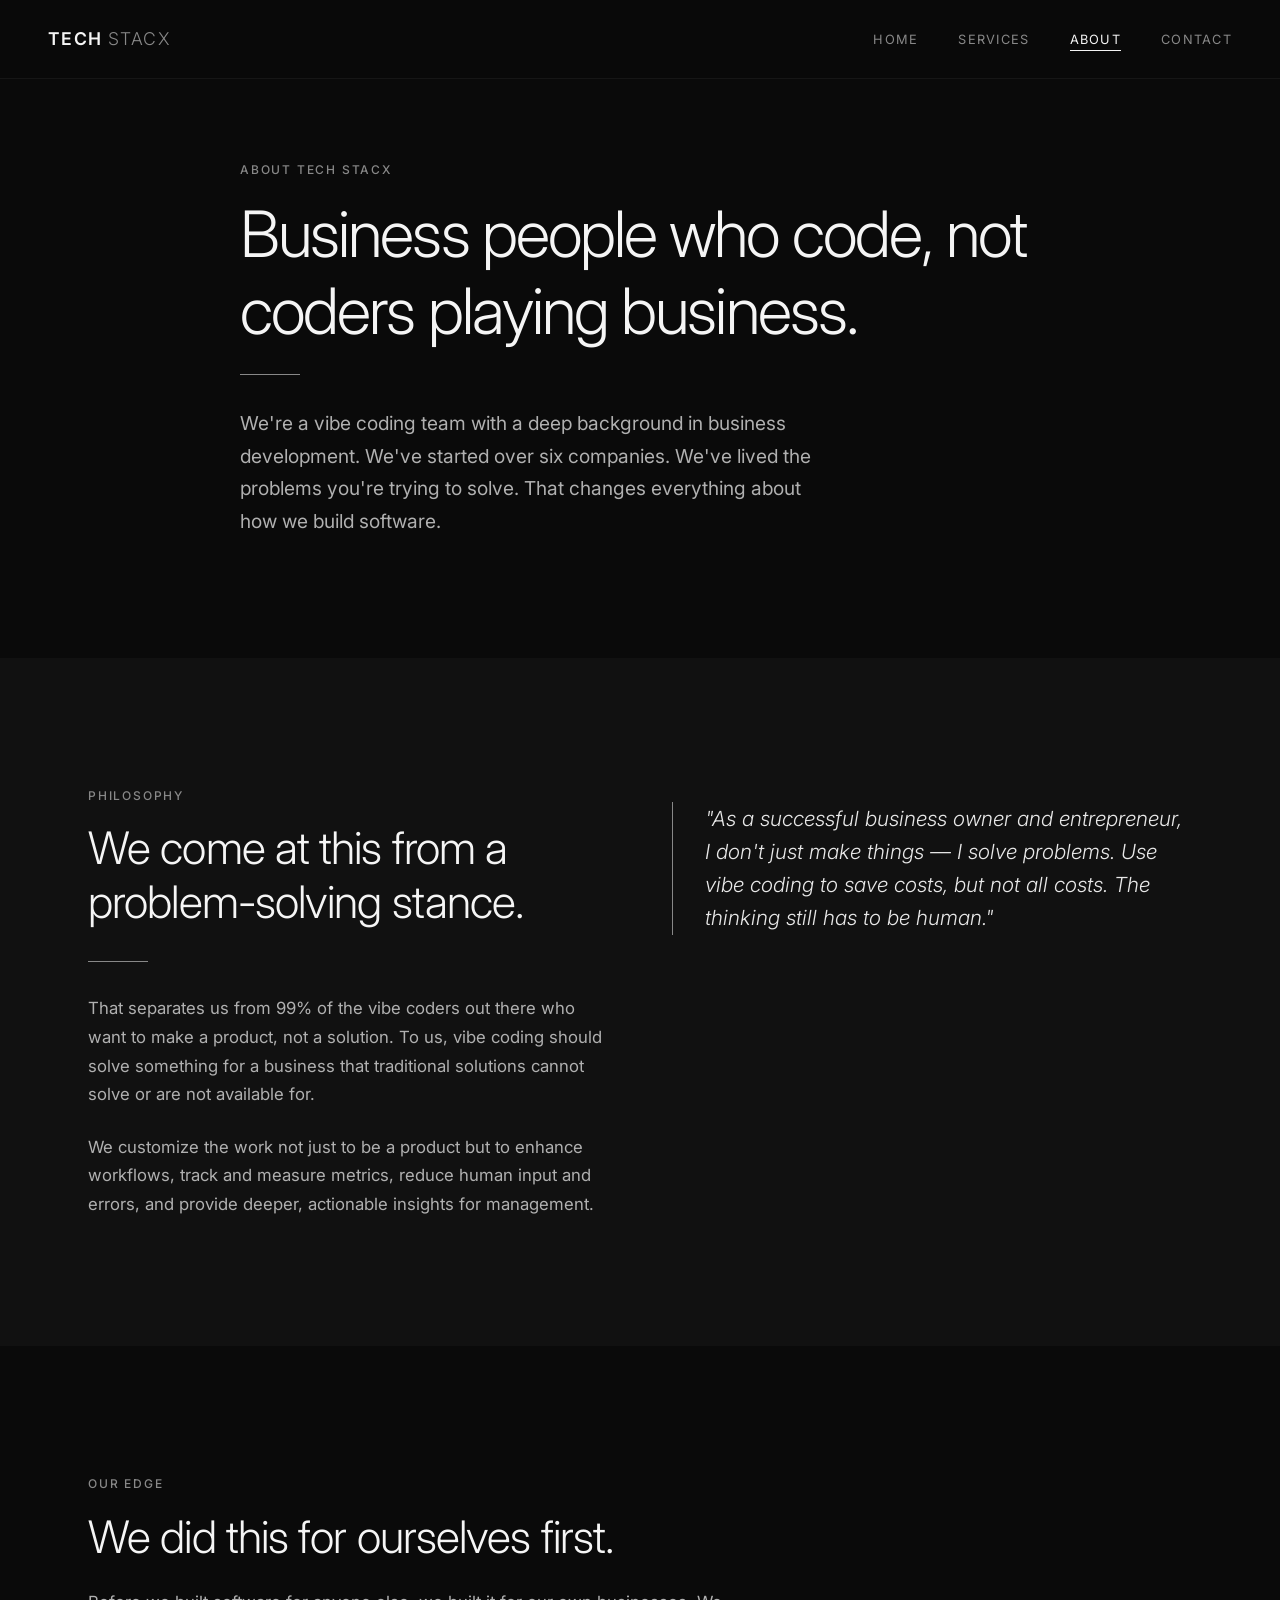
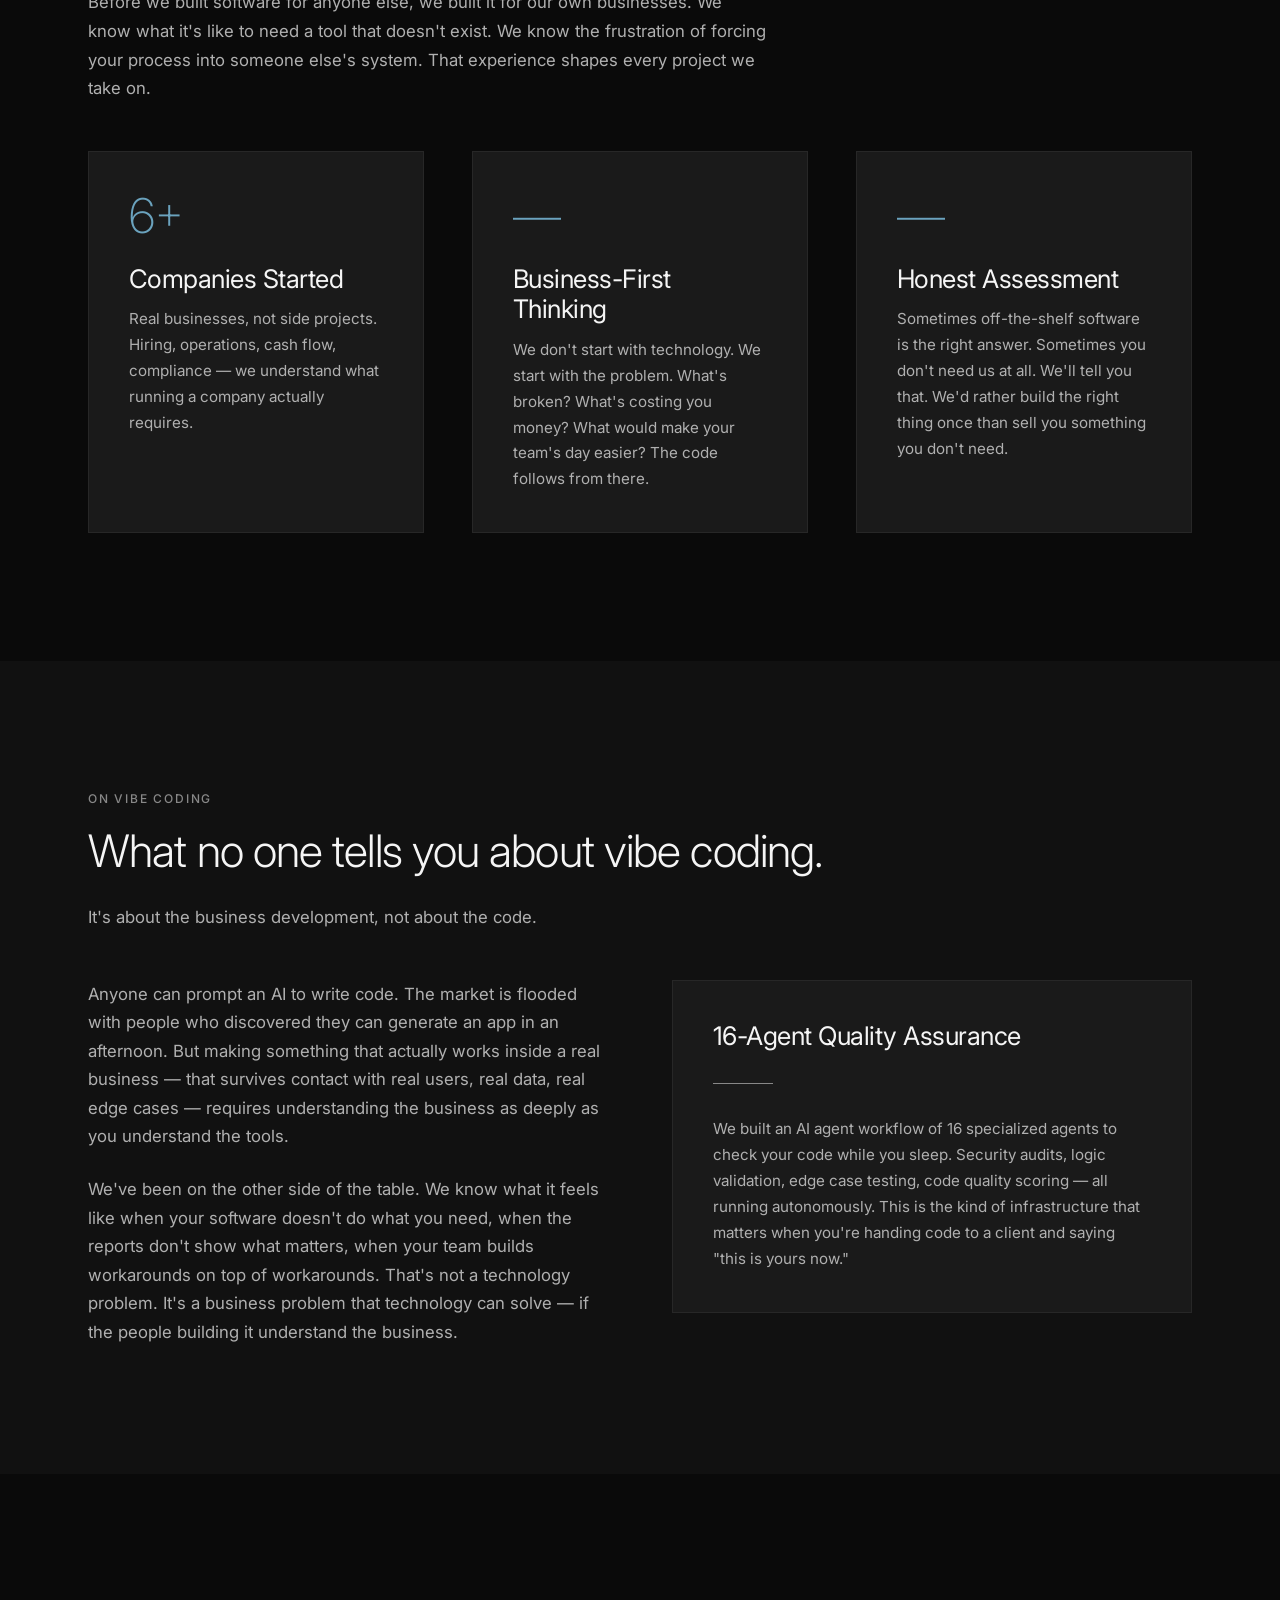
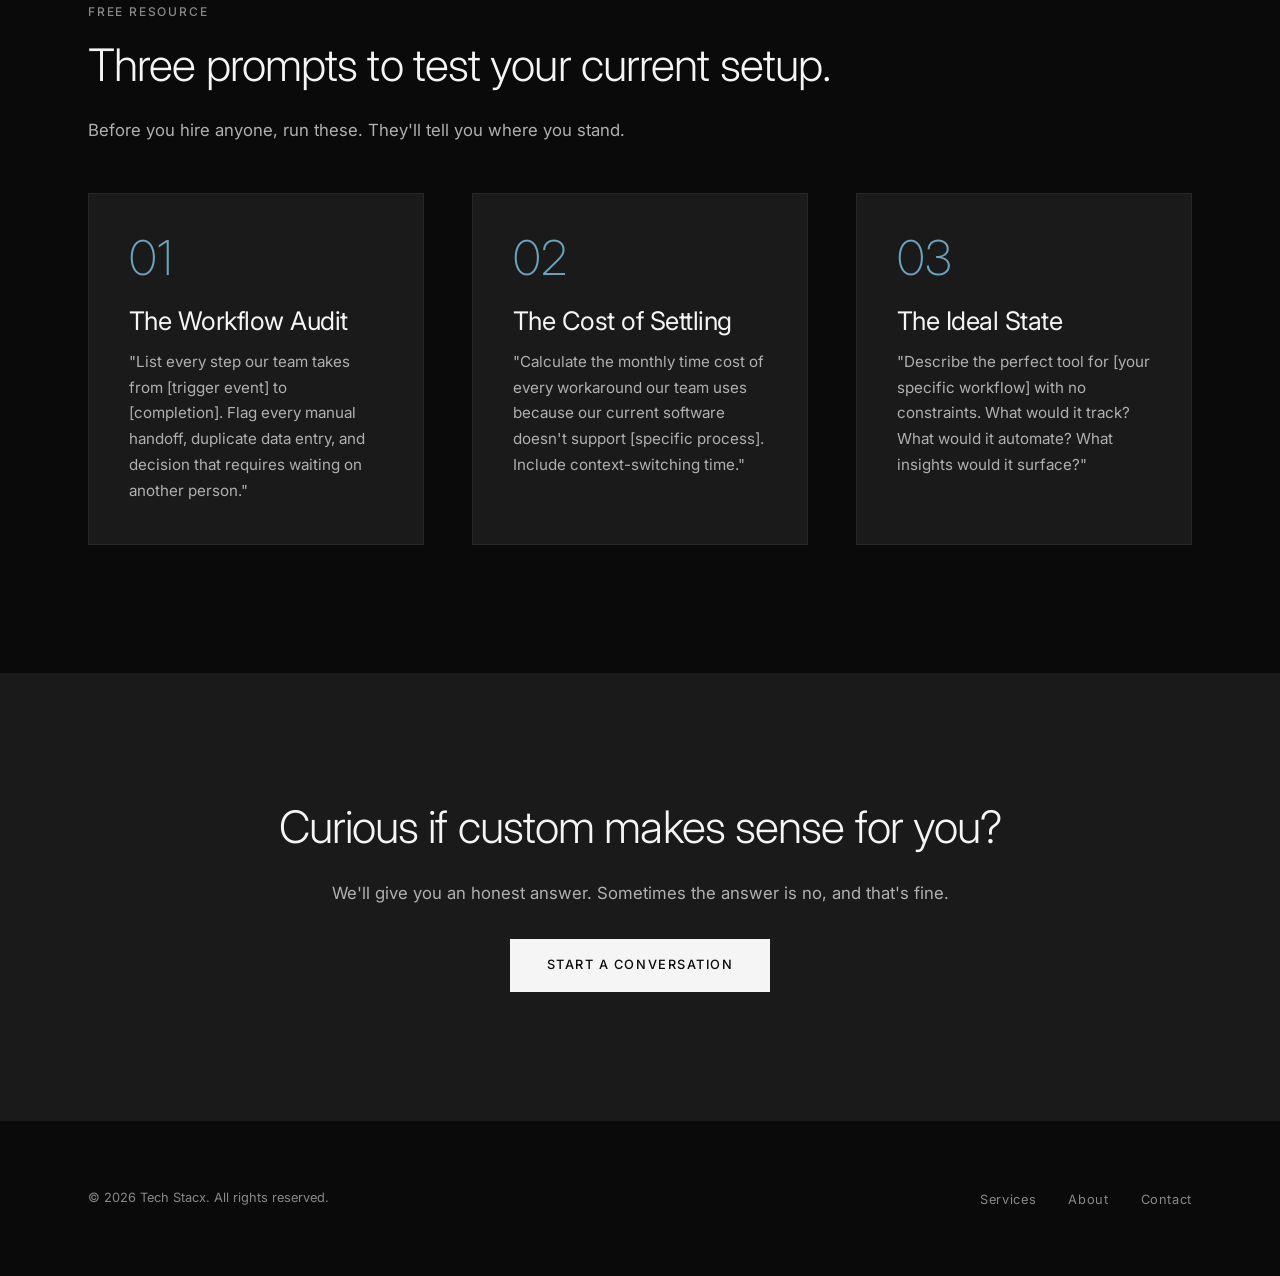
<file: about.html>
<!DOCTYPE html>
<html lang="en">
<head>
  <meta charset="UTF-8">
  <meta name="viewport" content="width=device-width, initial-scale=1.0">
  <title>About — Tech Stacx</title>
  <meta name="description" content="Tech Stacx is a vibe coding consultancy with deep roots in business development. We solve problems, not just write code.">
  <link rel="preconnect" href="https://fonts.googleapis.com">
  <link rel="preconnect" href="https://fonts.gstatic.com" crossorigin>
  <link href="https://fonts.googleapis.com/css2?family=Inter:wght@200;300;400;500;600;700&display=swap" rel="stylesheet">
  <link rel="icon" type="image/svg+xml" href="favicon.svg">
  <link rel="stylesheet" href="styles.css">
</head>
<body>

  <!-- Navigation -->
  <nav>
    <a href="index.html" class="nav-logo">Tech <span>Stacx</span></a>
    <button class="nav-toggle" aria-label="Toggle navigation" onclick="document.querySelector('.nav-links').classList.toggle('open')">
      <span></span><span></span><span></span>
    </button>
    <ul class="nav-links">
      <li><a href="index.html">Home</a></li>
      <li><a href="services.html">Services</a></li>
      <li><a href="about.html" class="active">About</a></li>
      <li><a href="contact.html">Contact</a></li>
    </ul>
  </nav>

  <!-- Hero -->
  <section class="hero" style="min-height: auto; padding-top: 10rem; padding-bottom: 5rem;">
    <div class="container">
      <div class="hero-content">
        <span class="label">About Tech Stacx</span>
        <h1>Business people who code, not coders playing business.</h1>
        <div class="hero-line"></div>
        <p>We're a vibe coding team with a deep background in business development. We've started over six companies. We've lived the problems you're trying to solve. That changes everything about how we build software.</p>
      </div>
    </div>
  </section>

  <!-- Philosophy -->
  <section class="section-dark">
    <div class="container">
      <div class="grid-2">
        <div class="fade-in">
          <span class="label">Philosophy</span>
          <h2>We come at this from a problem-solving stance.</h2>
          <div class="divider-short"></div>
          <p>That separates us from 99% of the vibe coders out there who want to make a product, not a solution. To us, vibe coding should solve something for a business that traditional solutions cannot solve or are not available for.</p>
          <p style="margin-top: 1.5rem;">We customize the work not just to be a product but to enhance workflows, track and measure metrics, reduce human input and errors, and provide deeper, actionable insights for management.</p>
        </div>
        <div class="fade-in">
          <div class="callout" style="margin-top: 1rem;">
            <p>"As a successful business owner and entrepreneur, I don't just make things — I solve problems. Use vibe coding to save costs, but not all costs. The thinking still has to be human."</p>
          </div>
        </div>
      </div>
    </div>
  </section>

  <!-- What Makes Us Different -->
  <section>
    <div class="container">
      <span class="label">Our Edge</span>
      <h2>We did this for ourselves first.</h2>
      <p style="margin-bottom: 3rem;">Before we built software for anyone else, we built it for our own businesses. We know what it's like to need a tool that doesn't exist. We know the frustration of forcing your process into someone else's system. That experience shapes every project we take on.</p>
      <div class="grid-3" style="margin-top: 2rem;">
        <div class="card fade-in">
          <div class="card-number">6+</div>
          <h3>Companies Started</h3>
          <p>Real businesses, not side projects. Hiring, operations, cash flow, compliance — we understand what running a company actually requires.</p>
        </div>
        <div class="card fade-in">
          <div class="card-number">&mdash;</div>
          <h3>Business-First Thinking</h3>
          <p>We don't start with technology. We start with the problem. What's broken? What's costing you money? What would make your team's day easier? The code follows from there.</p>
        </div>
        <div class="card fade-in">
          <div class="card-number">&mdash;</div>
          <h3>Honest Assessment</h3>
          <p>Sometimes off-the-shelf software is the right answer. Sometimes you don't need us at all. We'll tell you that. We'd rather build the right thing once than sell you something you don't need.</p>
        </div>
      </div>
    </div>
  </section>

  <!-- The Vibe Coding Difference -->
  <section class="section-dark">
    <div class="container">
      <span class="label">On Vibe Coding</span>
      <h2>What no one tells you about vibe coding.</h2>
      <p style="margin-bottom: 3rem;">It's about the business development, not about the code.</p>
      <div class="grid-2">
        <div class="fade-in">
          <p>Anyone can prompt an AI to write code. The market is flooded with people who discovered they can generate an app in an afternoon. But making something that actually works inside a real business — that survives contact with real users, real data, real edge cases — requires understanding the business as deeply as you understand the tools.</p>
          <p style="margin-top: 1.5rem;">We've been on the other side of the table. We know what it feels like when your software doesn't do what you need, when the reports don't show what matters, when your team builds workarounds on top of workarounds. That's not a technology problem. It's a business problem that technology can solve — if the people building it understand the business.</p>
        </div>
        <div class="fade-in">
          <div class="card">
            <h3>16-Agent Quality Assurance</h3>
            <div class="divider-short"></div>
            <p>We built an AI agent workflow of 16 specialized agents to check your code while you sleep. Security audits, logic validation, edge case testing, code quality scoring — all running autonomously. This is the kind of infrastructure that matters when you're handing code to a client and saying "this is yours now."</p>
          </div>
        </div>
      </div>
    </div>
  </section>

  <!-- Three Prompts -->
  <section>
    <div class="container">
      <span class="label">Free Resource</span>
      <h2>Three prompts to test your current setup.</h2>
      <p style="margin-bottom: 3rem;">Before you hire anyone, run these. They'll tell you where you stand.</p>
      <div class="grid-3">
        <div class="card fade-in">
          <div class="card-number">01</div>
          <h3>The Workflow Audit</h3>
          <p>"List every step our team takes from [trigger event] to [completion]. Flag every manual handoff, duplicate data entry, and decision that requires waiting on another person."</p>
        </div>
        <div class="card fade-in">
          <div class="card-number">02</div>
          <h3>The Cost of Settling</h3>
          <p>"Calculate the monthly time cost of every workaround our team uses because our current software doesn't support [specific process]. Include context-switching time."</p>
        </div>
        <div class="card fade-in">
          <div class="card-number">03</div>
          <h3>The Ideal State</h3>
          <p>"Describe the perfect tool for [your specific workflow] with no constraints. What would it track? What would it automate? What insights would it surface?"</p>
        </div>
      </div>
    </div>
  </section>

  <!-- CTA -->
  <section class="section-mid">
    <div class="container" style="text-align: center;">
      <h2>Curious if custom makes sense for you?</h2>
      <p style="margin: 1rem auto 2rem;">We'll give you an honest answer. Sometimes the answer is no, and that's fine.</p>
      <a href="contact.html" class="btn btn-filled">Start a Conversation</a>
    </div>
  </section>

  <!-- Footer -->
  <footer>
    <div class="container">
      <div class="footer-content">
        <p>&copy; 2026 Tech Stacx. All rights reserved.</p>
        <ul class="footer-links">
          <li><a href="services.html">Services</a></li>
          <li><a href="about.html">About</a></li>
          <li><a href="contact.html">Contact</a></li>
        </ul>
      </div>
    </div>
  </footer>

  <script>
    const observer = new IntersectionObserver((entries) => {
      entries.forEach(entry => {
        if (entry.isIntersecting) entry.target.classList.add('visible');
      });
    }, { threshold: 0.1 });
    document.querySelectorAll('.fade-in').forEach(el => observer.observe(el));
  </script>

</body>
</html>
</file>
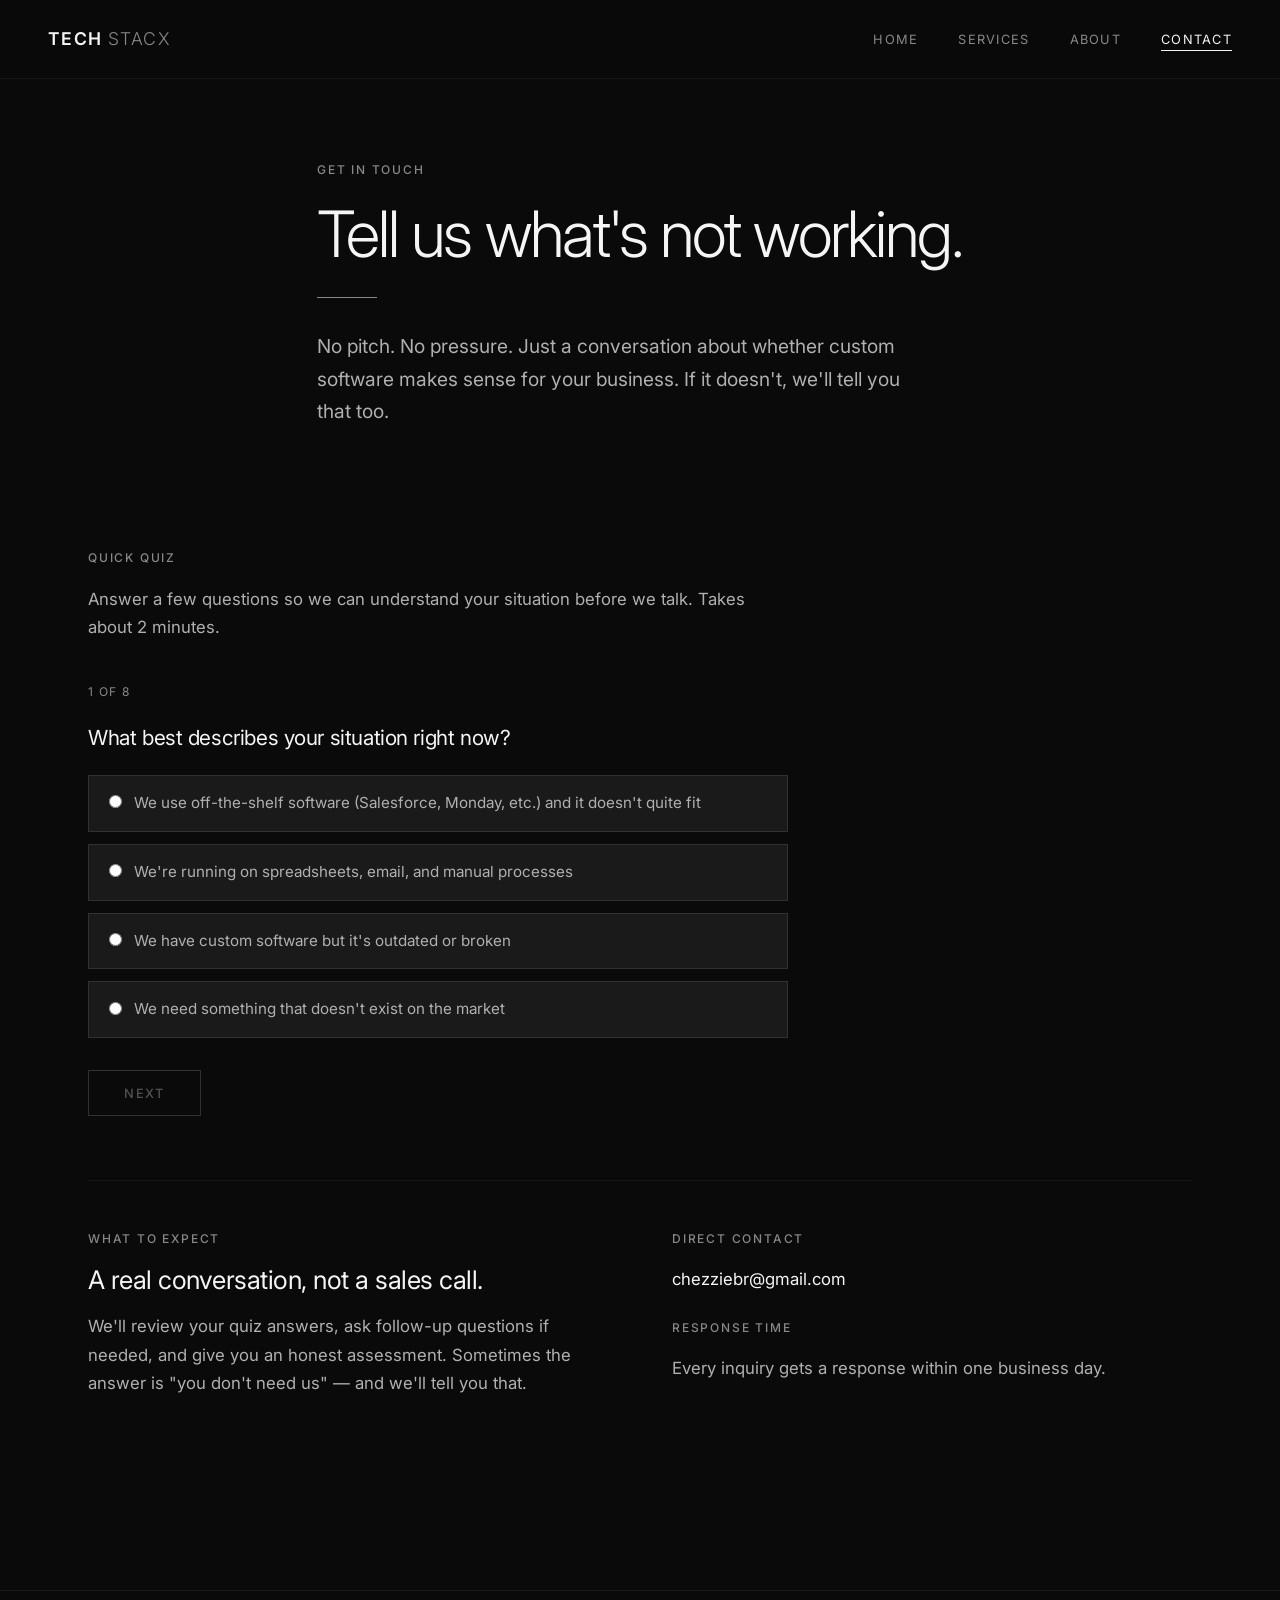
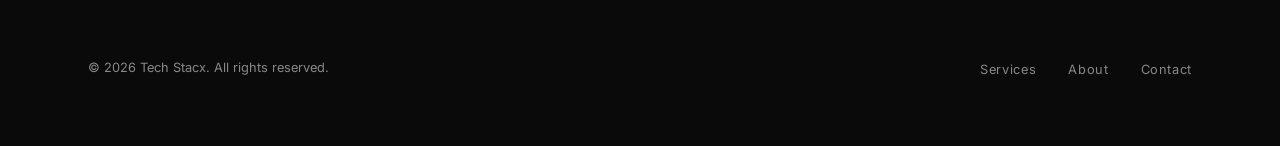
<file: contact.html>
<!DOCTYPE html>
<html lang="en">
<head>
  <meta charset="UTF-8">
  <meta name="viewport" content="width=device-width, initial-scale=1.0">
  <title>Contact — Tech Stacx</title>
  <meta name="description" content="Tell us what's not working. We'll tell you what's possible. Start a conversation with Tech Stacx.">
  <link rel="preconnect" href="https://fonts.googleapis.com">
  <link rel="preconnect" href="https://fonts.gstatic.com" crossorigin>
  <link href="https://fonts.googleapis.com/css2?family=Inter:wght@200;300;400;500;600;700&display=swap" rel="stylesheet">
  <link rel="icon" type="image/svg+xml" href="favicon.svg">
  <link rel="stylesheet" href="styles.css">
</head>
<body>

  <!-- Navigation -->
  <nav>
    <a href="index.html" class="nav-logo">Tech <span>Stacx</span></a>
    <button class="nav-toggle" aria-label="Toggle navigation" onclick="document.querySelector('.nav-links').classList.toggle('open')">
      <span></span><span></span><span></span>
    </button>
    <ul class="nav-links">
      <li><a href="index.html">Home</a></li>
      <li><a href="services.html">Services</a></li>
      <li><a href="about.html">About</a></li>
      <li><a href="contact.html" class="active">Contact</a></li>
    </ul>
  </nav>

  <!-- Hero -->
  <section class="hero" style="min-height: auto; padding-top: 10rem; padding-bottom: 3rem;">
    <div class="container">
      <div class="hero-content">
        <span class="label">Get in Touch</span>
        <h1>Tell us what's not working.</h1>
        <div class="hero-line"></div>
        <p>No pitch. No pressure. Just a conversation about whether custom software makes sense for your business. If it doesn't, we'll tell you that too.</p>
      </div>
    </div>
  </section>

  <!-- Quick Quiz -->
  <section style="padding-top: 2rem;">
    <div class="container">
      <div style="max-width: 700px;">
        <span class="label">Quick Quiz</span>
        <p style="margin-bottom: 2.5rem;">Answer a few questions so we can understand your situation before we talk. Takes about 2 minutes.</p>

        <!-- Quiz Container -->
        <div id="quiz">
          <!-- Step 1 -->
          <div class="quiz-step active" data-step="1">
            <div class="quiz-progress"><span id="progress-text">1 of 8</span></div>
            <h3>What best describes your situation right now?</h3>
            <div class="quiz-options">
              <label class="quiz-option"><input type="radio" name="q1" value="We use off-the-shelf software and it doesn't fit"> We use off-the-shelf software (Salesforce, Monday, etc.) and it doesn't quite fit</label>
              <label class="quiz-option"><input type="radio" name="q1" value="We use spreadsheets and manual processes"> We're running on spreadsheets, email, and manual processes</label>
              <label class="quiz-option"><input type="radio" name="q1" value="We have custom software that needs replacing"> We have custom software but it's outdated or broken</label>
              <label class="quiz-option"><input type="radio" name="q1" value="We need something that doesn't exist yet"> We need something that doesn't exist on the market</label>
            </div>
            <button class="btn" onclick="nextStep(1)" disabled id="next-1">Next</button>
          </div>

          <!-- Step 2 -->
          <div class="quiz-step" data-step="2">
            <div class="quiz-progress"><span>2 of 8</span></div>
            <h3>How would you describe the complexity of what you need?</h3>
            <div class="quiz-options">
              <label class="quiz-option"><input type="radio" name="q2" value="Simple - an existing app with a few tweaks"> Simple — an existing app with a few tweaks for our business</label>
              <label class="quiz-option"><input type="radio" name="q2" value="Moderate - unique workflows but straightforward"> Moderate — we have unique workflows but they're straightforward</label>
              <label class="quiz-option"><input type="radio" name="q2" value="Complex - highly specialized to our industry"> Complex — highly specialized to our industry or niche</label>
              <label class="quiz-option"><input type="radio" name="q2" value="Not sure - I know the problem but not the solution"> Not sure — I know the problem but not what the solution looks like</label>
            </div>
            <div style="display: flex; gap: 1rem;">
              <button class="btn" onclick="prevStep(2)" style="border-color: var(--mid);">Back</button>
              <button class="btn" onclick="nextStep(2)" disabled id="next-2">Next</button>
            </div>
          </div>

          <!-- Step 3 -->
          <div class="quiz-step" data-step="3">
            <div class="quiz-progress"><span>3 of 8</span></div>
            <h3>What's your budget situation?</h3>
            <div class="quiz-options">
              <label class="quiz-option"><input type="radio" name="q3" value="Ready to invest - have budget for a custom build"> Ready to invest — we have budget set aside for a custom build</label>
              <label class="quiz-option"><input type="radio" name="q3" value="Prefer monthly - pay as we go"> Prefer to pay monthly — we need the tool but can't front large dev costs right now</label>
              <label class="quiz-option"><input type="radio" name="q3" value="Exploring - need to understand costs first"> Still exploring — I need to understand what this would cost first</label>
            </div>
            <div style="display: flex; gap: 1rem;">
              <button class="btn" onclick="prevStep(3)" style="border-color: var(--mid);">Back</button>
              <button class="btn" onclick="nextStep(3)" disabled id="next-3">Next</button>
            </div>
          </div>

          <!-- Step 4 -->
          <div class="quiz-step" data-step="4">
            <div class="quiz-progress"><span>4 of 8</span></div>
            <h3>How tech-savvy is your team?</h3>
            <div class="quiz-options">
              <label class="quiz-option"><input type="radio" name="q4" value="Very comfortable - we use multiple software tools daily"> Very comfortable — we use multiple software tools daily and adapt quickly</label>
              <label class="quiz-option"><input type="radio" name="q4" value="Average - we manage but new tools take adjustment"> Average — we get by, but new tools take some adjustment time</label>
              <label class="quiz-option"><input type="radio" name="q4" value="Low - we need things to be really simple"> Low — whatever we use needs to be really simple and intuitive</label>
            </div>
            <div style="display: flex; gap: 1rem;">
              <button class="btn" onclick="prevStep(4)" style="border-color: var(--mid);">Back</button>
              <button class="btn" onclick="nextStep(4)" disabled id="next-4">Next</button>
            </div>
          </div>

          <!-- Step 5 -->
          <div class="quiz-step" data-step="5">
            <div class="quiz-progress"><span>5 of 8</span></div>
            <h3>How many people would use this software day-to-day?</h3>
            <div class="quiz-options">
              <label class="quiz-option"><input type="radio" name="q5" value="Just me or 1-2 people"> Just me or 1–2 people</label>
              <label class="quiz-option"><input type="radio" name="q5" value="A small team (3-10)"> A small team (3–10 people)</label>
              <label class="quiz-option"><input type="radio" name="q5" value="Multiple teams or departments (10-50)"> Multiple teams or departments (10–50)</label>
              <label class="quiz-option"><input type="radio" name="q5" value="Whole company or external users too (50+)"> Whole company or external users too (50+)</label>
            </div>
            <div style="display: flex; gap: 1rem;">
              <button class="btn" onclick="prevStep(5)" style="border-color: var(--mid);">Back</button>
              <button class="btn" onclick="nextStep(5)" disabled id="next-5">Next</button>
            </div>
          </div>

          <!-- Step 6 -->
          <div class="quiz-step" data-step="6">
            <div class="quiz-progress"><span>6 of 8</span></div>
            <h3>Have you tried to build or solve this yourself?</h3>
            <div class="quiz-options">
              <label class="quiz-option"><input type="radio" name="q6" value="Yes - tried vibe coding or no-code tools"> Yes — I've tried vibe coding tools, no-code platforms, or AI builders</label>
              <label class="quiz-option"><input type="radio" name="q6" value="Yes - hired a developer but it didn't work out"> Yes — I hired a developer or agency but it didn't work out</label>
              <label class="quiz-option"><input type="radio" name="q6" value="No - haven't tried yet"> No — haven't tried yet, just know we need something</label>
              <label class="quiz-option"><input type="radio" name="q6" value="No - didn't know this was possible"> No — didn't realize custom software was an option at our size</label>
            </div>
            <div style="display: flex; gap: 1rem;">
              <button class="btn" onclick="prevStep(6)" style="border-color: var(--mid);">Back</button>
              <button class="btn" onclick="nextStep(6)" disabled id="next-6">Next</button>
            </div>
          </div>

          <!-- Step 7 -->
          <div class="quiz-step" data-step="7">
            <div class="quiz-progress"><span>7 of 8</span></div>
            <h3>Is there an app or website you love the look and feel of?</h3>
            <p style="font-size: 0.9rem; color: var(--gray); margin-bottom: 1rem;">Doesn't have to be in your industry. Could be a carpet company's site or a fizzy soda brand's app — whatever feels right to you.</p>
            <div class="form-group" style="margin-bottom: 1.5rem;">
              <textarea id="q7" name="q7" placeholder="Paste a link or describe what you like about it. If nothing comes to mind, just type 'skip'." style="min-height: 100px;"></textarea>
            </div>
            <div style="display: flex; gap: 1rem;">
              <button class="btn" onclick="prevStep(7)" style="border-color: var(--mid);">Back</button>
              <button class="btn" onclick="nextStep(7)" id="next-7">Next</button>
            </div>
          </div>

          <!-- Step 8: Contact Info -->
          <div class="quiz-step" data-step="8">
            <div class="quiz-progress"><span>8 of 8</span></div>
            <h3>Last step — tell us how to reach you.</h3>
            <form id="contact-form" onsubmit="handleSubmit(event)">
              <div class="form-group">
                <label for="name">Your Name</label>
                <input type="text" id="name" name="name" required placeholder="Full name">
              </div>
              <div class="form-group">
                <label for="email">Email Address</label>
                <input type="email" id="email" name="email" required placeholder="you@company.com">
              </div>
              <div class="form-group">
                <label for="company">Company Name</label>
                <input type="text" id="company" name="company" placeholder="Your business">
              </div>
              <div class="form-group">
                <label for="problem">Anything else we should know?</label>
                <textarea id="problem" name="problem" placeholder="The more context, the better our first conversation will be."></textarea>
              </div>
              <div style="display: flex; gap: 1rem;">
                <button type="button" class="btn" onclick="prevStep(8)" style="border-color: var(--mid);">Back</button>
                <button type="submit" class="btn btn-filled" style="flex: 1; text-align: center;">Send &amp; Start the Conversation</button>
              </div>
            </form>
          </div>

          <!-- Success -->
          <div id="form-success" style="display: none;">
            <h3>We've got everything we need.</h3>
            <div class="divider-short"></div>
            <p style="margin-top: 1rem;">We'll review your answers and get back to you within one business day with an honest take on whether custom software makes sense for your situation.</p>
            <p style="margin-top: 1rem;">If it's urgent, reach out directly: <span style="color: var(--white);">chezziebr@gmail.com</span></p>
          </div>
        </div>
      </div>

      <!-- Sidebar -->
      <div class="fade-in" style="margin-top: 4rem; padding-top: 3rem; border-top: 1px solid rgba(255,255,255,0.06);">
        <div class="grid-2">
          <div>
            <span class="label">What to Expect</span>
            <h3 style="margin-bottom: 1rem;">A real conversation, not a sales call.</h3>
            <p>We'll review your quiz answers, ask follow-up questions if needed, and give you an honest assessment. Sometimes the answer is "you don't need us" — and we'll tell you that.</p>
          </div>
          <div>
            <span class="label">Direct Contact</span>
            <p style="color: var(--white); margin-bottom: 1.5rem;">chezziebr@gmail.com</p>
            <span class="label">Response Time</span>
            <p>Every inquiry gets a response within one business day.</p>
          </div>
        </div>
      </div>
    </div>
  </section>

  <!-- Footer -->
  <footer style="margin-top: 4rem;">
    <div class="container">
      <div class="footer-content">
        <p>&copy; 2026 Tech Stacx. All rights reserved.</p>
        <ul class="footer-links">
          <li><a href="services.html">Services</a></li>
          <li><a href="about.html">About</a></li>
          <li><a href="contact.html">Contact</a></li>
        </ul>
      </div>
    </div>
  </footer>

  <script>
    const observer = new IntersectionObserver((entries) => {
      entries.forEach(entry => {
        if (entry.isIntersecting) entry.target.classList.add('visible');
      });
    }, { threshold: 0.1 });
    document.querySelectorAll('.fade-in').forEach(el => observer.observe(el));

    // Quiz navigation
    function nextStep(current) {
      document.querySelector(`.quiz-step[data-step="${current}"]`).classList.remove('active');
      document.querySelector(`.quiz-step[data-step="${current + 1}"]`).classList.add('active');
      window.scrollTo({ top: document.getElementById('quiz').offsetTop - 120, behavior: 'smooth' });
    }

    function prevStep(current) {
      document.querySelector(`.quiz-step[data-step="${current}"]`).classList.remove('active');
      document.querySelector(`.quiz-step[data-step="${current - 1}"]`).classList.add('active');
      window.scrollTo({ top: document.getElementById('quiz').offsetTop - 120, behavior: 'smooth' });
    }

    // Enable Next button when option selected
    document.querySelectorAll('.quiz-options input[type="radio"]').forEach(radio => {
      radio.addEventListener('change', function() {
        const step = this.closest('.quiz-step').dataset.step;
        const nextBtn = document.getElementById('next-' + step);
        if (nextBtn) nextBtn.disabled = false;
      });
    });

    function handleSubmit(e) {
      e.preventDefault();
      // Collect all quiz answers
      const answers = {};
      for (let i = 1; i <= 6; i++) {
        const selected = document.querySelector(`input[name="q${i}"]:checked`);
        if (selected) answers['q' + i] = selected.value;
      }
      const q7 = document.getElementById('q7');
      if (q7) answers.q7 = q7.value;

      const form = document.getElementById('contact-form');
      answers.name = form.querySelector('#name').value;
      answers.email = form.querySelector('#email').value;
      answers.company = form.querySelector('#company').value;
      answers.notes = form.querySelector('#problem').value;

      // In production, POST answers to your backend or Formspree
      console.log('Quiz submission:', answers);

      document.querySelector('.quiz-step.active').classList.remove('active');
      document.getElementById('form-success').style.display = 'block';
      window.scrollTo({ top: document.getElementById('quiz').offsetTop - 120, behavior: 'smooth' });
    }
  </script>

</body>
</html>
</file>
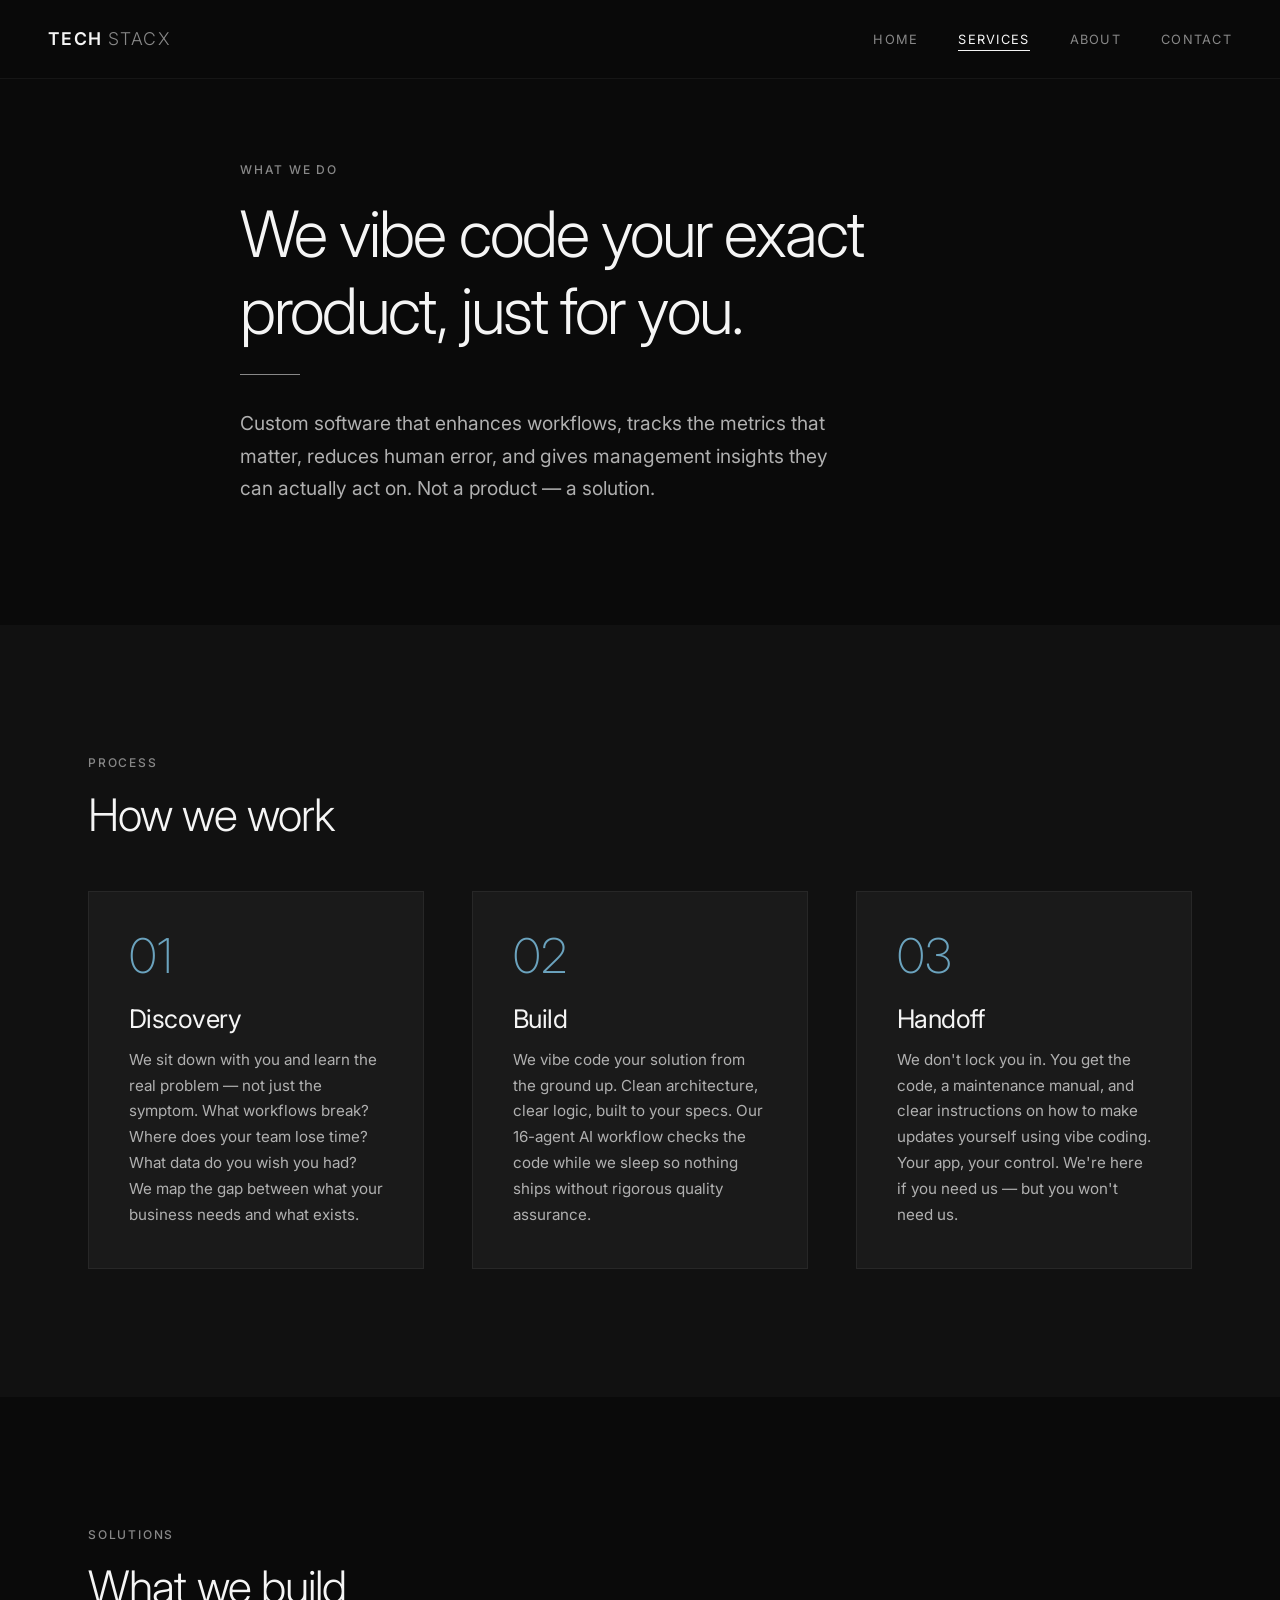
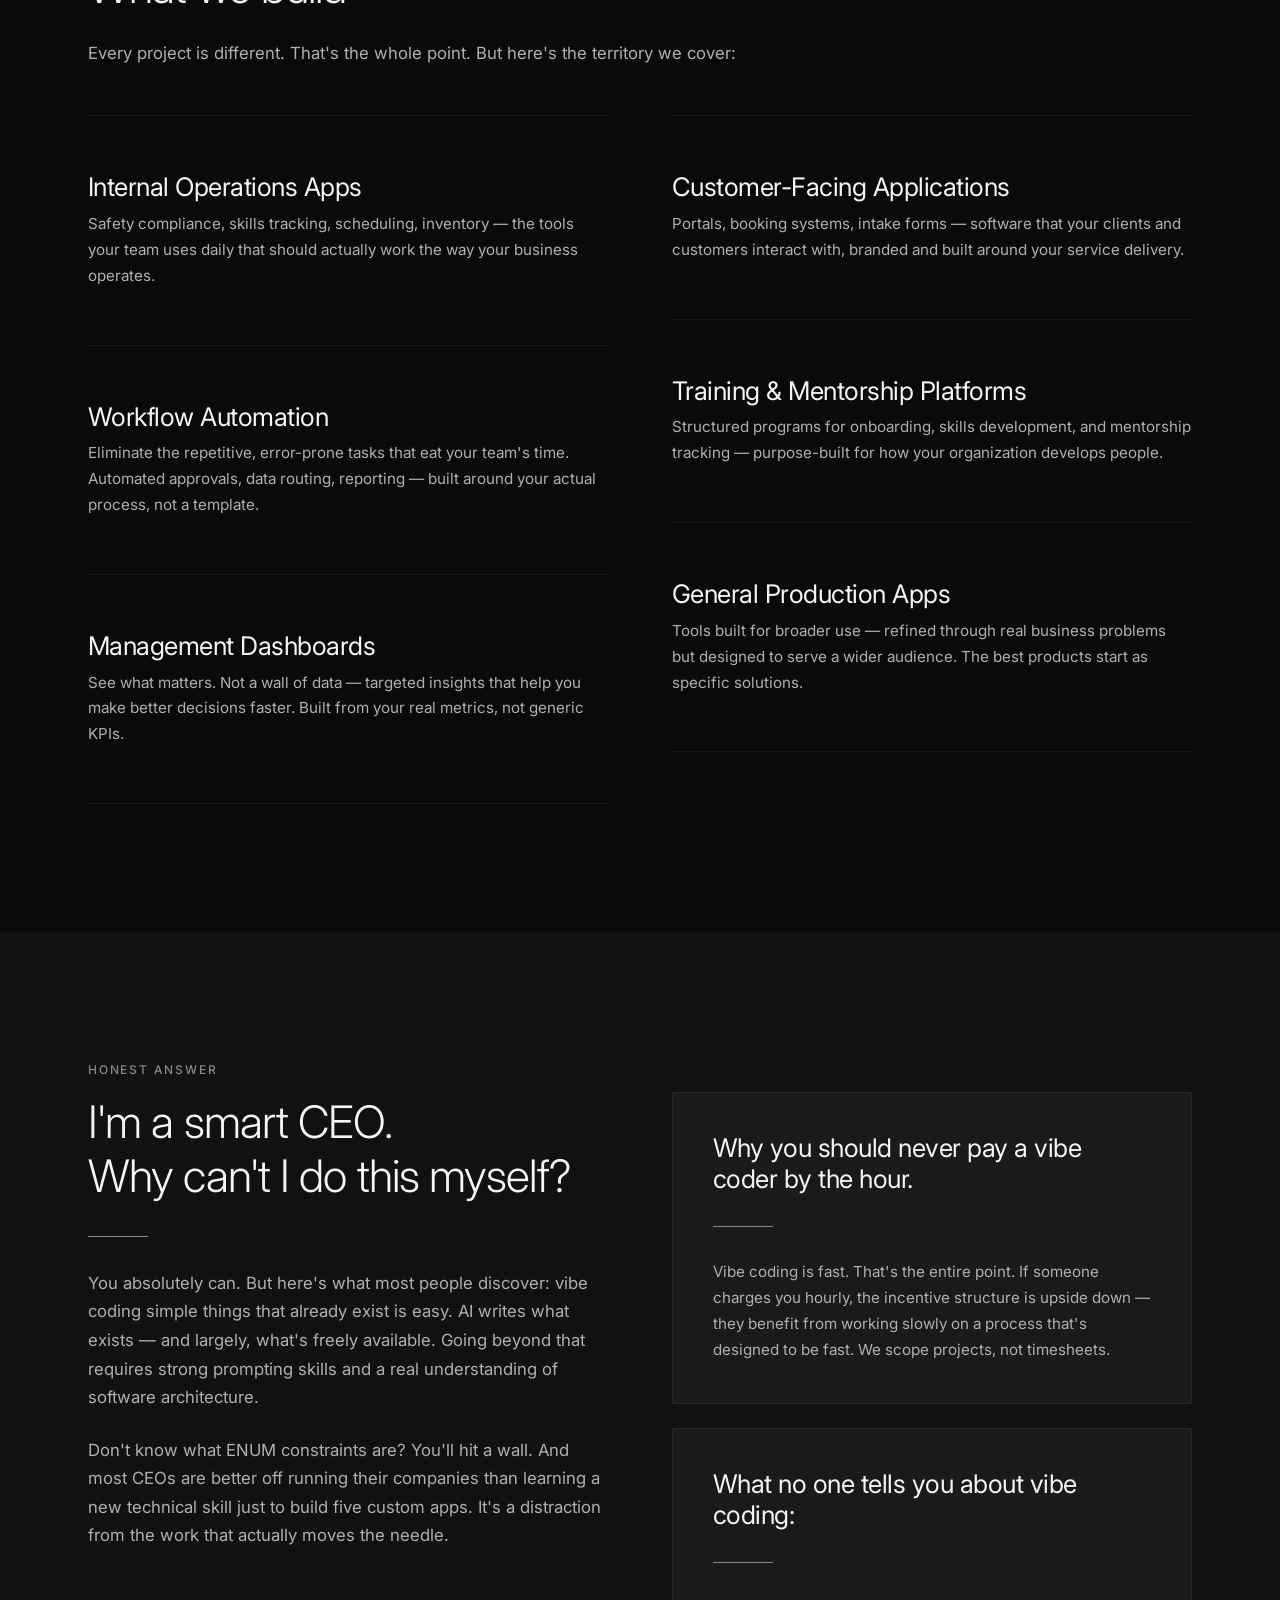
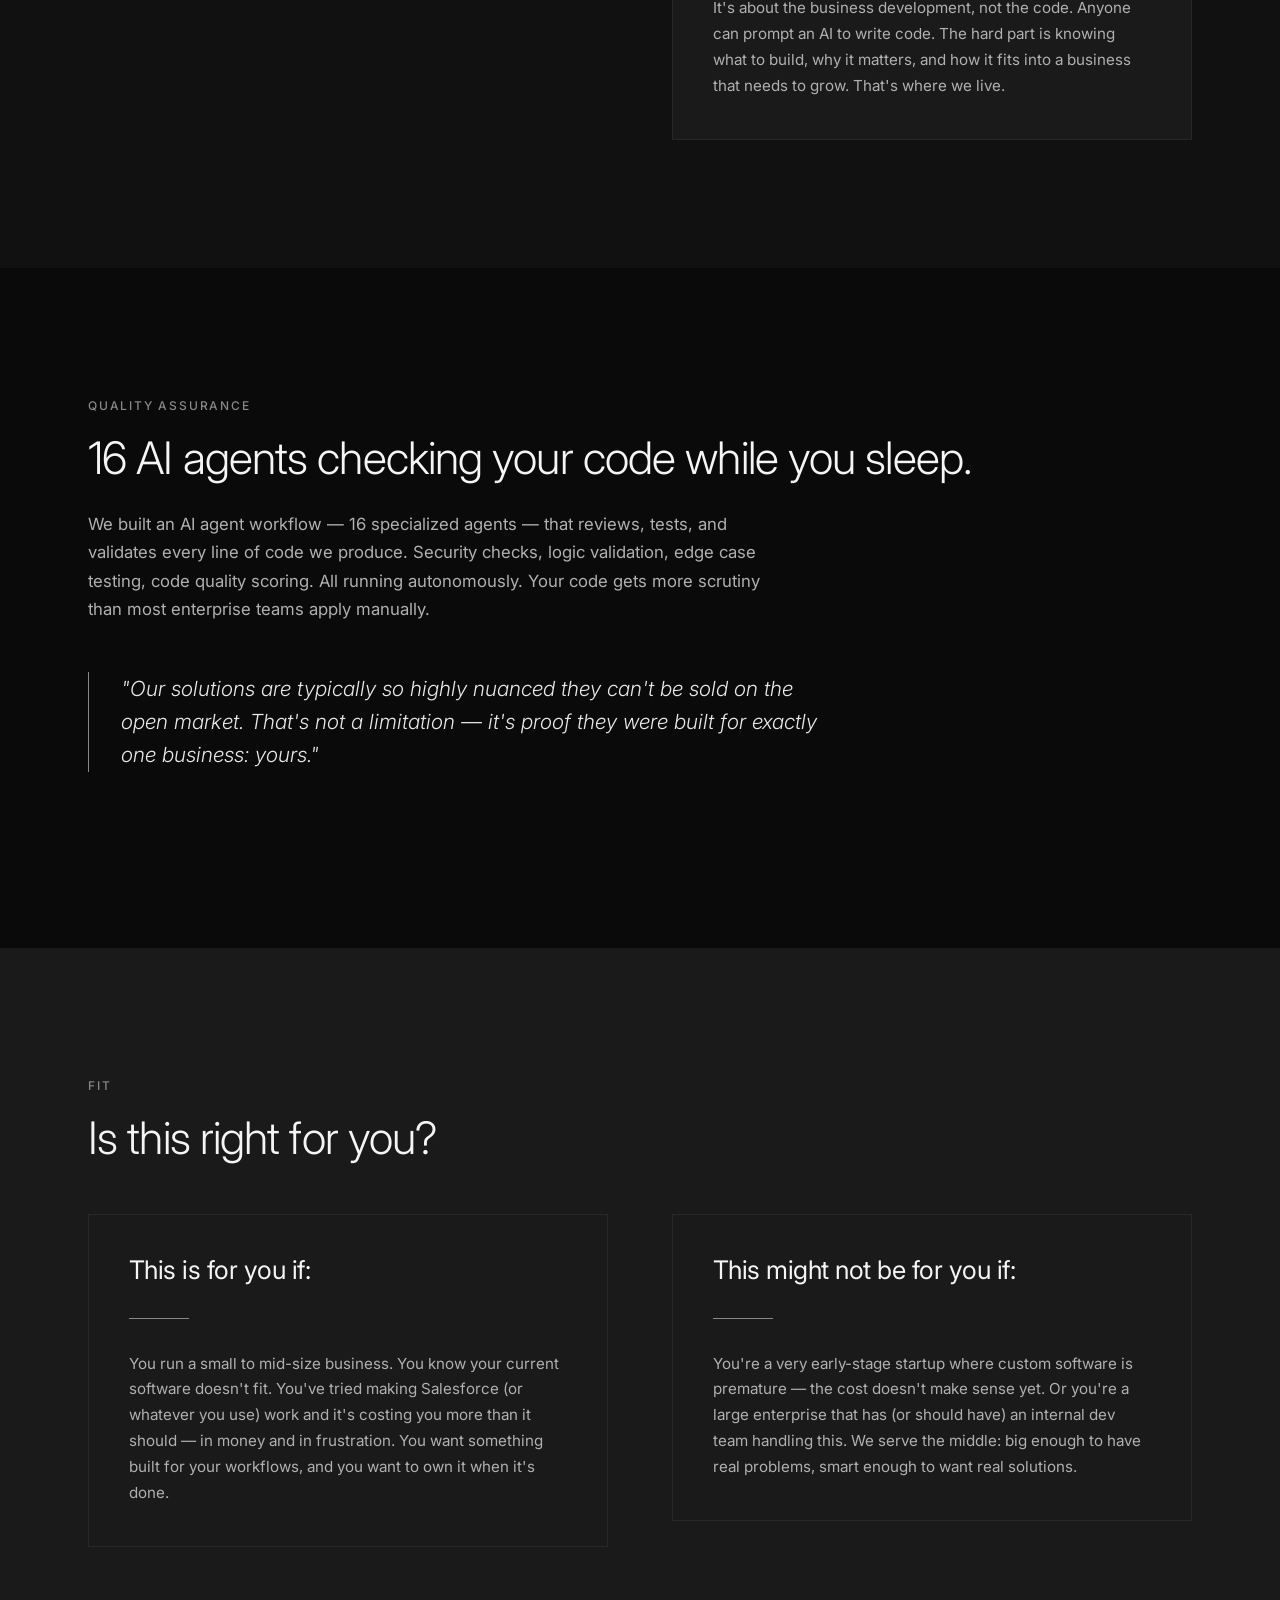
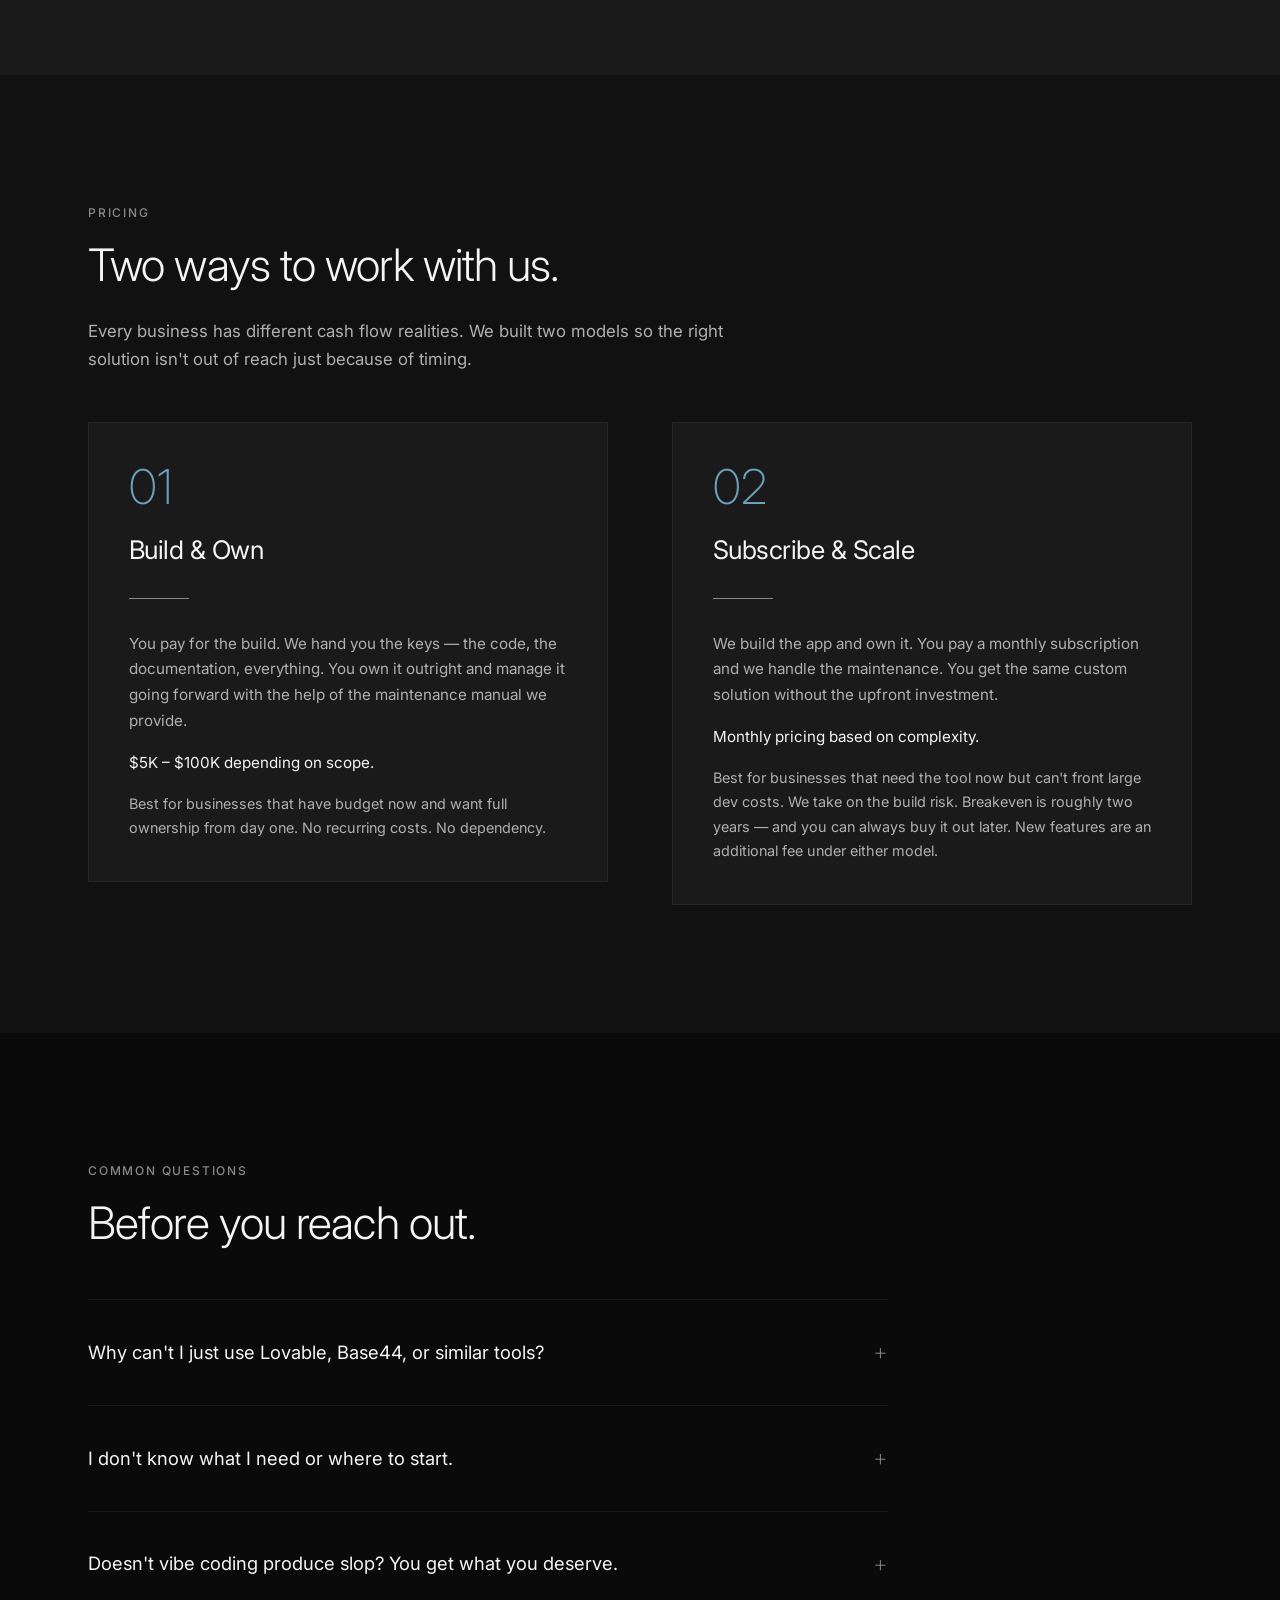
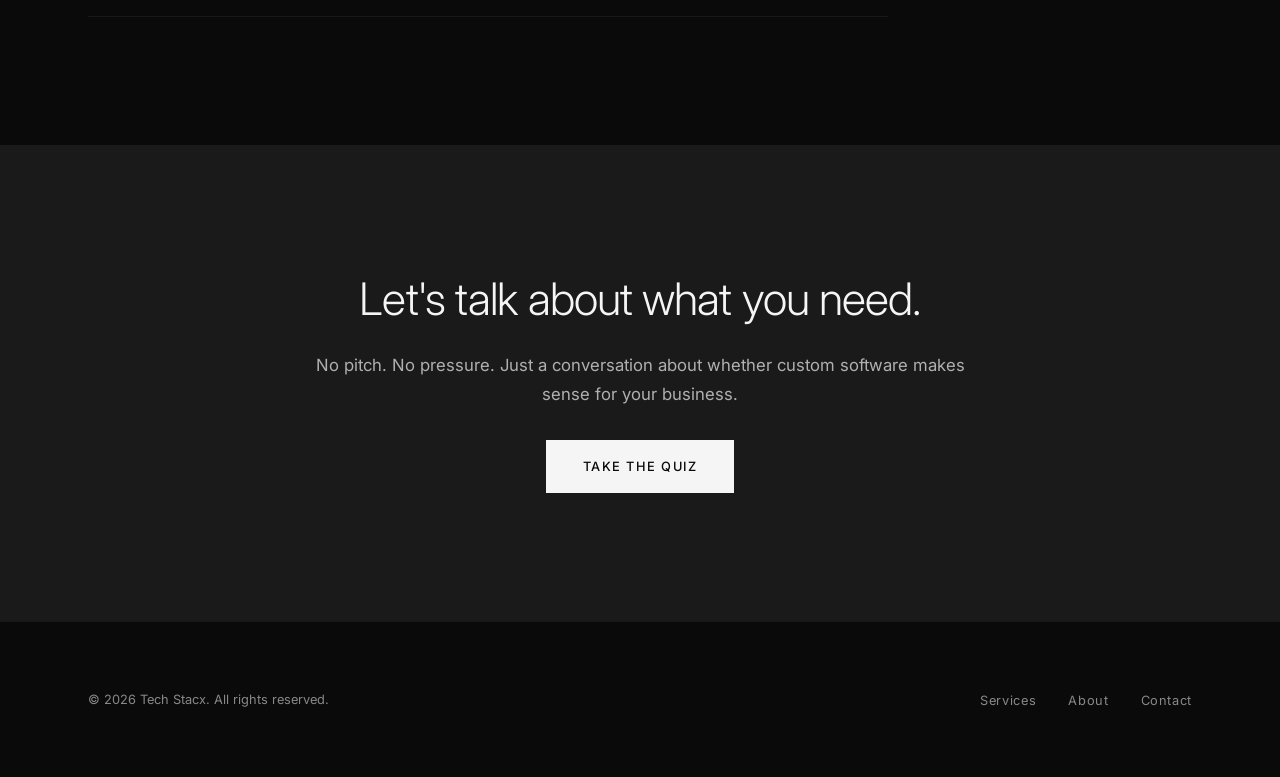
<file: services.html>
<!DOCTYPE html>
<html lang="en">
<head>
  <meta charset="UTF-8">
  <meta name="viewport" content="width=device-width, initial-scale=1.0">
  <title>Services — Tech Stacx</title>
  <meta name="description" content="Custom vibe-coded software for small and medium businesses. We build it, you own it, you maintain it.">
  <link rel="preconnect" href="https://fonts.googleapis.com">
  <link rel="preconnect" href="https://fonts.gstatic.com" crossorigin>
  <link href="https://fonts.googleapis.com/css2?family=Inter:wght@200;300;400;500;600;700&display=swap" rel="stylesheet">
  <link rel="icon" type="image/svg+xml" href="favicon.svg">
  <link rel="stylesheet" href="styles.css">
</head>
<body>

  <!-- Navigation -->
  <nav>
    <a href="index.html" class="nav-logo">Tech <span>Stacx</span></a>
    <button class="nav-toggle" aria-label="Toggle navigation" onclick="document.querySelector('.nav-links').classList.toggle('open')">
      <span></span><span></span><span></span>
    </button>
    <ul class="nav-links">
      <li><a href="index.html">Home</a></li>
      <li><a href="services.html" class="active">Services</a></li>
      <li><a href="about.html">About</a></li>
      <li><a href="contact.html">Contact</a></li>
    </ul>
  </nav>

  <!-- Hero -->
  <section class="hero" style="min-height: auto; padding-top: 10rem; padding-bottom: 5rem;">
    <div class="container">
      <div class="hero-content">
        <span class="label">What We Do</span>
        <h1>We vibe code your exact product, just for you.</h1>
        <div class="hero-line"></div>
        <p>Custom software that enhances workflows, tracks the metrics that matter, reduces human error, and gives management insights they can actually act on. Not a product — a solution.</p>
      </div>
    </div>
  </section>

  <!-- How It Works -->
  <section class="section-dark">
    <div class="container">
      <span class="label">Process</span>
      <h2>How we work</h2>
      <div class="grid-3" style="margin-top: 3rem;">
        <div class="card fade-in">
          <div class="card-number">01</div>
          <h3>Discovery</h3>
          <p>We sit down with you and learn the real problem — not just the symptom. What workflows break? Where does your team lose time? What data do you wish you had? We map the gap between what your business needs and what exists.</p>
        </div>
        <div class="card fade-in">
          <div class="card-number">02</div>
          <h3>Build</h3>
          <p>We vibe code your solution from the ground up. Clean architecture, clear logic, built to your specs. Our 16-agent AI workflow checks the code while we sleep so nothing ships without rigorous quality assurance.</p>
        </div>
        <div class="card fade-in">
          <div class="card-number">03</div>
          <h3>Handoff</h3>
          <p>We don't lock you in. You get the code, a maintenance manual, and clear instructions on how to make updates yourself using vibe coding. Your app, your control. We're here if you need us — but you won't need us.</p>
        </div>
      </div>
    </div>
  </section>

  <!-- What We Build -->
  <section>
    <div class="container">
      <span class="label">Solutions</span>
      <h2>What we build</h2>
      <p style="margin-bottom: 3rem;">Every project is different. That's the whole point. But here's the territory we cover:</p>
      <div class="grid-2">
        <div class="fade-in">
          <div class="faq-item" style="border-top: 1px solid rgba(255,255,255,0.06);">
            <div style="padding: 1.5rem 0;">
              <h3 style="margin-bottom: 0.5rem;">Internal Operations Apps</h3>
              <p style="font-size: 0.95rem;">Safety compliance, skills tracking, scheduling, inventory — the tools your team uses daily that should actually work the way your business operates.</p>
            </div>
          </div>
          <div class="faq-item">
            <div style="padding: 1.5rem 0;">
              <h3 style="margin-bottom: 0.5rem;">Workflow Automation</h3>
              <p style="font-size: 0.95rem;">Eliminate the repetitive, error-prone tasks that eat your team's time. Automated approvals, data routing, reporting — built around your actual process, not a template.</p>
            </div>
          </div>
          <div class="faq-item">
            <div style="padding: 1.5rem 0;">
              <h3 style="margin-bottom: 0.5rem;">Management Dashboards</h3>
              <p style="font-size: 0.95rem;">See what matters. Not a wall of data — targeted insights that help you make better decisions faster. Built from your real metrics, not generic KPIs.</p>
            </div>
          </div>
        </div>
        <div class="fade-in">
          <div class="faq-item" style="border-top: 1px solid rgba(255,255,255,0.06);">
            <div style="padding: 1.5rem 0;">
              <h3 style="margin-bottom: 0.5rem;">Customer-Facing Applications</h3>
              <p style="font-size: 0.95rem;">Portals, booking systems, intake forms — software that your clients and customers interact with, branded and built around your service delivery.</p>
            </div>
          </div>
          <div class="faq-item">
            <div style="padding: 1.5rem 0;">
              <h3 style="margin-bottom: 0.5rem;">Training &amp; Mentorship Platforms</h3>
              <p style="font-size: 0.95rem;">Structured programs for onboarding, skills development, and mentorship tracking — purpose-built for how your organization develops people.</p>
            </div>
          </div>
          <div class="faq-item">
            <div style="padding: 1.5rem 0;">
              <h3 style="margin-bottom: 0.5rem;">General Production Apps</h3>
              <p style="font-size: 0.95rem;">Tools built for broader use — refined through real business problems but designed to serve a wider audience. The best products start as specific solutions.</p>
            </div>
          </div>
        </div>
      </div>
    </div>
  </section>

  <!-- Why Not DIY? -->
  <section class="section-dark">
    <div class="container">
      <div class="grid-2">
        <div class="fade-in">
          <span class="label">Honest Answer</span>
          <h2>I'm a smart CEO.<br>Why can't I do this myself?</h2>
          <div class="divider-short"></div>
          <p>You absolutely can. But here's what most people discover: vibe coding simple things that already exist is easy. AI writes what exists — and largely, what's freely available. Going beyond that requires strong prompting skills and a real understanding of software architecture.</p>
          <p style="margin-top: 1.5rem;">Don't know what ENUM constraints are? You'll hit a wall. And most CEOs are better off running their companies than learning a new technical skill just to build five custom apps. It's a distraction from the work that actually moves the needle.</p>
        </div>
        <div class="fade-in">
          <div class="card" style="margin-top: 2rem;">
            <h3>Why you should never pay a vibe coder by the hour.</h3>
            <div class="divider-short"></div>
            <p>Vibe coding is fast. That's the entire point. If someone charges you hourly, the incentive structure is upside down — they benefit from working slowly on a process that's designed to be fast. We scope projects, not timesheets.</p>
          </div>
          <div class="card" style="margin-top: 1.5rem;">
            <h3>What no one tells you about vibe coding:</h3>
            <div class="divider-short"></div>
            <p>It's about the business development, not the code. Anyone can prompt an AI to write code. The hard part is knowing what to build, why it matters, and how it fits into a business that needs to grow. That's where we live.</p>
          </div>
        </div>
      </div>
    </div>
  </section>

  <!-- Our Edge -->
  <section>
    <div class="container">
      <span class="label">Quality Assurance</span>
      <h2>16 AI agents checking your code while you sleep.</h2>
      <p style="margin-bottom: 2rem;">We built an AI agent workflow — 16 specialized agents — that reviews, tests, and validates every line of code we produce. Security checks, logic validation, edge case testing, code quality scoring. All running autonomously. Your code gets more scrutiny than most enterprise teams apply manually.</p>
      <div class="callout fade-in">
        <p>"Our solutions are typically so highly nuanced they can't be sold on the open market. That's not a limitation — it's proof they were built for exactly one business: yours."</p>
      </div>
    </div>
  </section>

  <!-- Who This Is For -->
  <section class="section-mid">
    <div class="container">
      <span class="label">Fit</span>
      <h2>Is this right for you?</h2>
      <div class="grid-2" style="margin-top: 3rem;">
        <div class="card fade-in">
          <h3>This is for you if:</h3>
          <div class="divider-short"></div>
          <p>You run a small to mid-size business. You know your current software doesn't fit. You've tried making Salesforce (or whatever you use) work and it's costing you more than it should — in money and in frustration. You want something built for your workflows, and you want to own it when it's done.</p>
        </div>
        <div class="card fade-in">
          <h3>This might not be for you if:</h3>
          <div class="divider-short"></div>
          <p>You're a very early-stage startup where custom software is premature — the cost doesn't make sense yet. Or you're a large enterprise that has (or should have) an internal dev team handling this. We serve the middle: big enough to have real problems, smart enough to want real solutions.</p>
        </div>
      </div>
    </div>
  </section>

  <!-- Pricing -->
  <section class="section-dark">
    <div class="container">
      <span class="label">Pricing</span>
      <h2>Two ways to work with us.</h2>
      <p style="margin-bottom: 3rem;">Every business has different cash flow realities. We built two models so the right solution isn't out of reach just because of timing.</p>
      <div class="grid-2" style="margin-top: 2rem;">
        <div class="card fade-in">
          <div class="card-number">01</div>
          <h3>Build &amp; Own</h3>
          <div class="divider-short"></div>
          <p style="margin-bottom: 1rem;">You pay for the build. We hand you the keys — the code, the documentation, everything. You own it outright and manage it going forward with the help of the maintenance manual we provide.</p>
          <p style="margin-bottom: 1rem; color: var(--white); font-weight: 400;">$5K – $100K depending on scope.</p>
          <p style="font-size: 0.9rem;">Best for businesses that have budget now and want full ownership from day one. No recurring costs. No dependency.</p>
        </div>
        <div class="card fade-in">
          <div class="card-number">02</div>
          <h3>Subscribe &amp; Scale</h3>
          <div class="divider-short"></div>
          <p style="margin-bottom: 1rem;">We build the app and own it. You pay a monthly subscription and we handle the maintenance. You get the same custom solution without the upfront investment.</p>
          <p style="margin-bottom: 1rem; color: var(--white); font-weight: 400;">Monthly pricing based on complexity.</p>
          <p style="font-size: 0.9rem;">Best for businesses that need the tool now but can't front large dev costs. We take on the build risk. Breakeven is roughly two years — and you can always buy it out later. New features are an additional fee under either model.</p>
        </div>
      </div>
    </div>
  </section>

  <!-- FAQ -->
  <section>
    <div class="container">
      <span class="label">Common Questions</span>
      <h2>Before you reach out.</h2>
      <div style="max-width: 800px; margin-top: 3rem;">
        <div class="faq-item" onclick="this.classList.toggle('open')">
          <div class="faq-question">Why can't I just use Lovable, Base44, or similar tools?</div>
          <div class="faq-answer">
            <p>You can — for certain things. Those platforms are great for spinning up prototypes or basic apps fast. But they're built for general use cases, which means they hit a ceiling quickly when your business needs something specific. Custom database logic, complex role-based permissions, integrations with your existing tools, nuanced workflows — that's where template-based builders break down. If what you need already exists as a template, use the template. If it doesn't, that's where we come in.</p>
          </div>
        </div>
        <div class="faq-item" onclick="this.classList.toggle('open')">
          <div class="faq-question">I don't know what I need or where to start.</div>
          <div class="faq-answer">
            <p>That's completely normal — and honestly, it's where we do some of our best work. Most clients don't come to us with a spec sheet. They come with a frustration: "this process takes too long," "I can't get the data I need," "my team is doing this manually and it's a mess." We start with your problem, not a product idea. During discovery we'll map your workflows, identify the gaps, and show you what's possible. You don't need to know the technical solution — you just need to know what's not working.</p>
          </div>
        </div>
        <div class="faq-item" onclick="this.classList.toggle('open')">
          <div class="faq-question">Doesn't vibe coding produce slop? You get what you deserve.</div>
          <div class="faq-answer">
            <p>Fair question — and there's a lot of sloppy vibe-coded software out there. That's exactly why we built a 16-agent AI workflow that reviews every line of code we produce. Security checks, logic validation, edge case testing, quality scoring — all running autonomously. Beyond that, the difference is who's driving. Most slop comes from people prompting AI without understanding software architecture, data modeling, or business logic. We have that understanding. Vibe coding is a tool, and like any tool, the output depends on who's holding it.</p>
          </div>
        </div>
      </div>
    </div>
  </section>

  <!-- CTA -->
  <section class="section-mid">
    <div class="container" style="text-align: center;">
      <h2>Let's talk about what you need.</h2>
      <p style="margin: 1rem auto 2rem;">No pitch. No pressure. Just a conversation about whether custom software makes sense for your business.</p>
      <a href="contact.html" class="btn btn-filled">Take the Quiz</a>
    </div>
  </section>

  <!-- Footer -->
  <footer>
    <div class="container">
      <div class="footer-content">
        <p>&copy; 2026 Tech Stacx. All rights reserved.</p>
        <ul class="footer-links">
          <li><a href="services.html">Services</a></li>
          <li><a href="about.html">About</a></li>
          <li><a href="contact.html">Contact</a></li>
        </ul>
      </div>
    </div>
  </footer>

  <script>
    const observer = new IntersectionObserver((entries) => {
      entries.forEach(entry => {
        if (entry.isIntersecting) entry.target.classList.add('visible');
      });
    }, { threshold: 0.1 });
    document.querySelectorAll('.fade-in').forEach(el => observer.observe(el));
  </script>

</body>
</html>
</file>
<file: styles.css>
/* ============================================
   TECH STACX — Global Stylesheet
   Grayscale / Dark / Professional
   ============================================ */

/* --- Reset & Base --- */
*, *::before, *::after {
  margin: 0;
  padding: 0;
  box-sizing: border-box;
}

:root {
  --black: #0a0a0a;
  --dark: #111111;
  --dark-mid: #1a1a1a;
  --mid: #2a2a2a;
  --gray: #888888;
  --light-gray: #b0b0b0;
  --off-white: #e8e8e8;
  --white: #f5f5f5;
  --pure-white: #ffffff;
  --accent: #c0c0c0;
  --blue: #6ba3be;
  --font-primary: 'Inter', -apple-system, BlinkMacSystemFont, 'Segoe UI', sans-serif;
  --font-display: 'Inter', -apple-system, BlinkMacSystemFont, 'Segoe UI', sans-serif;
  --transition: 0.3s cubic-bezier(0.4, 0, 0.2, 1);
  --max-width: 1200px;
}

html {
  scroll-behavior: smooth;
  font-size: 16px;
}

body {
  font-family: var(--font-primary);
  background-color: var(--black);
  color: var(--off-white);
  line-height: 1.7;
  -webkit-font-smoothing: antialiased;
  -moz-osx-font-smoothing: grayscale;
}

a {
  color: var(--white);
  text-decoration: none;
  transition: color var(--transition);
}

a:hover {
  color: var(--light-gray);
}

img {
  max-width: 100%;
  display: block;
}

/* --- Typography --- */
h1, h2, h3, h4 {
  font-family: var(--font-display);
  font-weight: 300;
  letter-spacing: -0.02em;
  line-height: 1.2;
  color: var(--white);
}

h1 {
  font-size: clamp(2.5rem, 5vw, 4.5rem);
  letter-spacing: -0.03em;
}

h2 {
  font-size: clamp(1.8rem, 3.5vw, 3rem);
  margin-bottom: 1.5rem;
}

h3 {
  font-size: clamp(1.2rem, 2vw, 1.6rem);
  font-weight: 400;
  margin-bottom: 1rem;
}

p {
  font-size: 1.05rem;
  color: var(--light-gray);
  max-width: 680px;
}

.label {
  font-size: 0.75rem;
  letter-spacing: 0.15em;
  text-transform: uppercase;
  color: var(--gray);
  font-weight: 500;
  margin-bottom: 1rem;
  display: block;
}

/* --- Navigation --- */
nav {
  position: fixed;
  top: 0;
  left: 0;
  right: 0;
  z-index: 1000;
  padding: 1.5rem 3rem;
  display: flex;
  justify-content: space-between;
  align-items: center;
  background: rgba(10, 10, 10, 0.85);
  backdrop-filter: blur(20px);
  -webkit-backdrop-filter: blur(20px);
  border-bottom: 1px solid rgba(255, 255, 255, 0.05);
  transition: all var(--transition);
}

.nav-logo {
  font-size: 1.1rem;
  font-weight: 600;
  letter-spacing: 0.08em;
  text-transform: uppercase;
  color: var(--white);
}

.nav-logo span {
  font-weight: 300;
  color: var(--gray);
}

.nav-links {
  display: flex;
  gap: 2.5rem;
  list-style: none;
  align-items: center;
}

.nav-links a {
  font-size: 0.8rem;
  letter-spacing: 0.1em;
  text-transform: uppercase;
  color: var(--gray);
  transition: color var(--transition);
  position: relative;
}

.nav-links a:hover,
.nav-links a.active {
  color: var(--white);
}

.nav-links a::after {
  content: '';
  position: absolute;
  bottom: -4px;
  left: 0;
  width: 0;
  height: 1px;
  background: var(--white);
  transition: width var(--transition);
}

.nav-links a:hover::after,
.nav-links a.active::after {
  width: 100%;
}

/* Mobile nav */
.nav-toggle {
  display: none;
  background: none;
  border: none;
  cursor: pointer;
  padding: 0.5rem;
}

.nav-toggle span {
  display: block;
  width: 24px;
  height: 1px;
  background: var(--white);
  margin: 6px 0;
  transition: all var(--transition);
}

/* --- Layout --- */
.container {
  max-width: var(--max-width);
  margin: 0 auto;
  padding: 0 3rem;
}

section {
  padding: 8rem 0;
}

.section-dark {
  background: var(--dark);
}

.section-mid {
  background: var(--dark-mid);
}

/* --- Hero --- */
.hero {
  min-height: 100vh;
  display: flex;
  align-items: center;
  position: relative;
  padding-top: 6rem;
}

.hero-split {
  display: flex;
  align-items: center;
  gap: 4rem;
}

.hero-image {
  flex: 0 0 380px;
  max-width: 380px;
}

.hero-image img {
  width: 100%;
  height: auto;
  filter: grayscale(100%);
  object-fit: cover;
}

.hero-content {
  max-width: 800px;
  flex: 1;
}

.hero h1 {
  margin-bottom: 1.5rem;
}

.hero p {
  font-size: 1.2rem;
  margin-bottom: 2.5rem;
  max-width: 600px;
}

.hero-line {
  width: 60px;
  height: 1px;
  background: var(--gray);
  margin-bottom: 2rem;
}

/* --- Buttons --- */
.btn {
  display: inline-block;
  padding: 0.9rem 2.2rem;
  font-size: 0.8rem;
  letter-spacing: 0.12em;
  text-transform: uppercase;
  font-weight: 500;
  border: 1px solid var(--gray);
  color: var(--white);
  background: transparent;
  cursor: pointer;
  transition: all var(--transition);
  font-family: var(--font-primary);
}

.btn:hover {
  background: var(--white);
  color: var(--black);
  border-color: var(--white);
}

.btn-filled {
  background: var(--white);
  color: var(--black);
  border-color: var(--white);
}

.btn-filled:hover {
  background: transparent;
  color: var(--white);
}

/* --- Grid layouts --- */
.grid-2 {
  display: grid;
  grid-template-columns: 1fr 1fr;
  gap: 4rem;
  align-items: start;
}

.grid-3 {
  display: grid;
  grid-template-columns: repeat(3, 1fr);
  gap: 3rem;
}

/* --- Cards --- */
.card {
  padding: 2.5rem;
  border: 1px solid rgba(255, 255, 255, 0.06);
  background: var(--dark-mid);
  transition: all var(--transition);
}

.card:hover {
  border-color: rgba(255, 255, 255, 0.15);
  transform: translateY(-2px);
}

.card-number {
  font-size: 3rem;
  font-weight: 200;
  color: var(--blue);
  margin-bottom: 1.5rem;
  line-height: 1;
}

.card h3 {
  margin-bottom: 0.75rem;
}

.card p {
  font-size: 0.95rem;
}

/* --- Dividers --- */
.divider {
  width: 100%;
  height: 1px;
  background: rgba(255, 255, 255, 0.06);
}

.divider-short {
  width: 60px;
  height: 1px;
  background: var(--gray);
  margin: 2rem 0;
}

/* --- Quote / Callout --- */
.callout {
  border-left: 1px solid var(--gray);
  padding-left: 2rem;
  margin: 3rem 0;
}

.callout p {
  font-size: 1.3rem;
  font-weight: 300;
  color: var(--off-white);
  font-style: italic;
  max-width: 700px;
  line-height: 1.6;
}

/* --- Stats row --- */
.stats-row {
  display: flex;
  gap: 4rem;
  padding: 3rem 0;
  border-top: 1px solid rgba(255, 255, 255, 0.06);
  border-bottom: 1px solid rgba(255, 255, 255, 0.06);
  margin: 4rem 0;
}

.stat {
  text-align: left;
}

.stat-number {
  font-size: 2.5rem;
  font-weight: 200;
  color: var(--white);
  line-height: 1;
  margin-bottom: 0.5rem;
}

.stat-label {
  font-size: 0.75rem;
  letter-spacing: 0.12em;
  text-transform: uppercase;
  color: var(--gray);
}

/* --- FAQ --- */
.faq-item {
  border-bottom: 1px solid rgba(255, 255, 255, 0.06);
  padding: 2rem 0;
}

.faq-item:first-child {
  border-top: 1px solid rgba(255, 255, 255, 0.06);
}

.faq-question {
  font-size: 1.15rem;
  font-weight: 400;
  color: var(--white);
  cursor: pointer;
  display: flex;
  justify-content: space-between;
  align-items: center;
  user-select: none;
}

.faq-question::after {
  content: '+';
  font-size: 1.5rem;
  font-weight: 200;
  color: var(--gray);
  transition: transform var(--transition);
}

.faq-item.open .faq-question::after {
  transform: rotate(45deg);
}

.faq-answer {
  max-height: 0;
  overflow: hidden;
  transition: max-height 0.4s ease, padding 0.4s ease;
}

.faq-item.open .faq-answer {
  max-height: 500px;
  padding-top: 1rem;
}

.faq-answer p {
  font-size: 0.95rem;
  line-height: 1.8;
}

/* --- Contact Form --- */
.form-group {
  margin-bottom: 1.5rem;
}

.form-group label {
  display: block;
  font-size: 0.75rem;
  letter-spacing: 0.12em;
  text-transform: uppercase;
  color: var(--gray);
  margin-bottom: 0.5rem;
}

.form-group input,
.form-group textarea,
.form-group select {
  width: 100%;
  padding: 1rem;
  background: var(--dark-mid);
  border: 1px solid rgba(255, 255, 255, 0.1);
  color: var(--white);
  font-family: var(--font-primary);
  font-size: 1rem;
  transition: border-color var(--transition);
  outline: none;
}

.form-group input:focus,
.form-group textarea:focus,
.form-group select:focus {
  border-color: rgba(255, 255, 255, 0.3);
}

.form-group textarea {
  resize: vertical;
  min-height: 150px;
}

.form-group select option {
  background: var(--dark);
}

/* --- Footer --- */
footer {
  padding: 4rem 0;
  border-top: 1px solid rgba(255, 255, 255, 0.06);
}

.footer-content {
  display: flex;
  justify-content: space-between;
  align-items: center;
}

.footer-content p {
  font-size: 0.8rem;
  color: var(--gray);
}

.footer-links {
  display: flex;
  gap: 2rem;
  list-style: none;
}

.footer-links a {
  font-size: 0.8rem;
  color: var(--gray);
  letter-spacing: 0.05em;
}

.footer-links a:hover {
  color: var(--white);
}

/* --- Scroll animations --- */
.fade-in {
  opacity: 0;
  transform: translateY(30px);
  transition: opacity 0.8s ease, transform 0.8s ease;
}

.fade-in.visible {
  opacity: 1;
  transform: translateY(0);
}

/* --- Case Study --- */
.case-study-card {
  padding: 3rem;
  border: 1px solid rgba(255, 255, 255, 0.06);
  background: var(--dark);
}

.case-tag {
  display: inline-block;
  padding: 0.3rem 0.8rem;
  font-size: 0.7rem;
  letter-spacing: 0.1em;
  text-transform: uppercase;
  border: 1px solid rgba(255, 255, 255, 0.15);
  color: var(--gray);
  margin-right: 0.5rem;
  margin-bottom: 0.5rem;
}

/* --- Quiz --- */
.quiz-step {
  display: none;
}

.quiz-step.active {
  display: block;
  animation: fadeIn 0.4s ease;
}

@keyframes fadeIn {
  from { opacity: 0; transform: translateY(10px); }
  to { opacity: 1; transform: translateY(0); }
}

.quiz-progress {
  font-size: 0.75rem;
  letter-spacing: 0.12em;
  text-transform: uppercase;
  color: var(--gray);
  margin-bottom: 1.5rem;
}

.quiz-step h3 {
  margin-bottom: 1.5rem;
  font-size: 1.3rem;
}

.quiz-options {
  display: flex;
  flex-direction: column;
  gap: 0.75rem;
  margin-bottom: 2rem;
}

.quiz-option {
  display: flex;
  align-items: flex-start;
  gap: 0.75rem;
  padding: 1rem 1.25rem;
  border: 1px solid rgba(255, 255, 255, 0.1);
  background: var(--dark-mid);
  cursor: pointer;
  transition: all var(--transition);
  font-size: 0.95rem;
  color: var(--light-gray);
  line-height: 1.5;
}

.quiz-option:hover {
  border-color: rgba(255, 255, 255, 0.25);
}

.quiz-option:has(input:checked) {
  border-color: rgba(255, 255, 255, 0.4);
  background: var(--mid);
  color: var(--white);
}

.quiz-option input[type="radio"] {
  margin-top: 0.2rem;
  flex-shrink: 0;
  accent-color: var(--white);
}

.quiz-step button:disabled {
  opacity: 0.3;
  cursor: not-allowed;
}

.quiz-step button:disabled:hover {
  background: transparent;
  color: var(--white);
}

/* --- Responsive --- */
@media (max-width: 900px) {
  nav {
    padding: 1.2rem 1.5rem;
  }

  .nav-toggle {
    display: block;
  }

  .nav-links {
    display: none;
    position: absolute;
    top: 100%;
    left: 0;
    right: 0;
    flex-direction: column;
    background: rgba(10, 10, 10, 0.97);
    padding: 2rem 1.5rem;
    gap: 1.5rem;
    border-bottom: 1px solid rgba(255, 255, 255, 0.05);
  }

  .nav-links.open {
    display: flex;
  }

  .container {
    padding: 0 1.5rem;
  }

  section {
    padding: 5rem 0;
  }

  .grid-2,
  .grid-3 {
    grid-template-columns: 1fr;
    gap: 2rem;
  }

  .stats-row {
    flex-direction: column;
    gap: 2rem;
  }

  .footer-content {
    flex-direction: column;
    gap: 1.5rem;
    text-align: center;
  }

  .hero-split {
    flex-direction: column;
  }

  .hero-image {
    flex: 0 0 auto;
    max-width: 280px;
  }

  .hero {
    min-height: auto;
    padding-top: 10rem;
    padding-bottom: 5rem;
  }
}

@media (max-width: 600px) {
  h1 {
    font-size: 2rem;
  }

  h2 {
    font-size: 1.5rem;
  }

  .card {
    padding: 1.5rem;
  }
}
</file>
